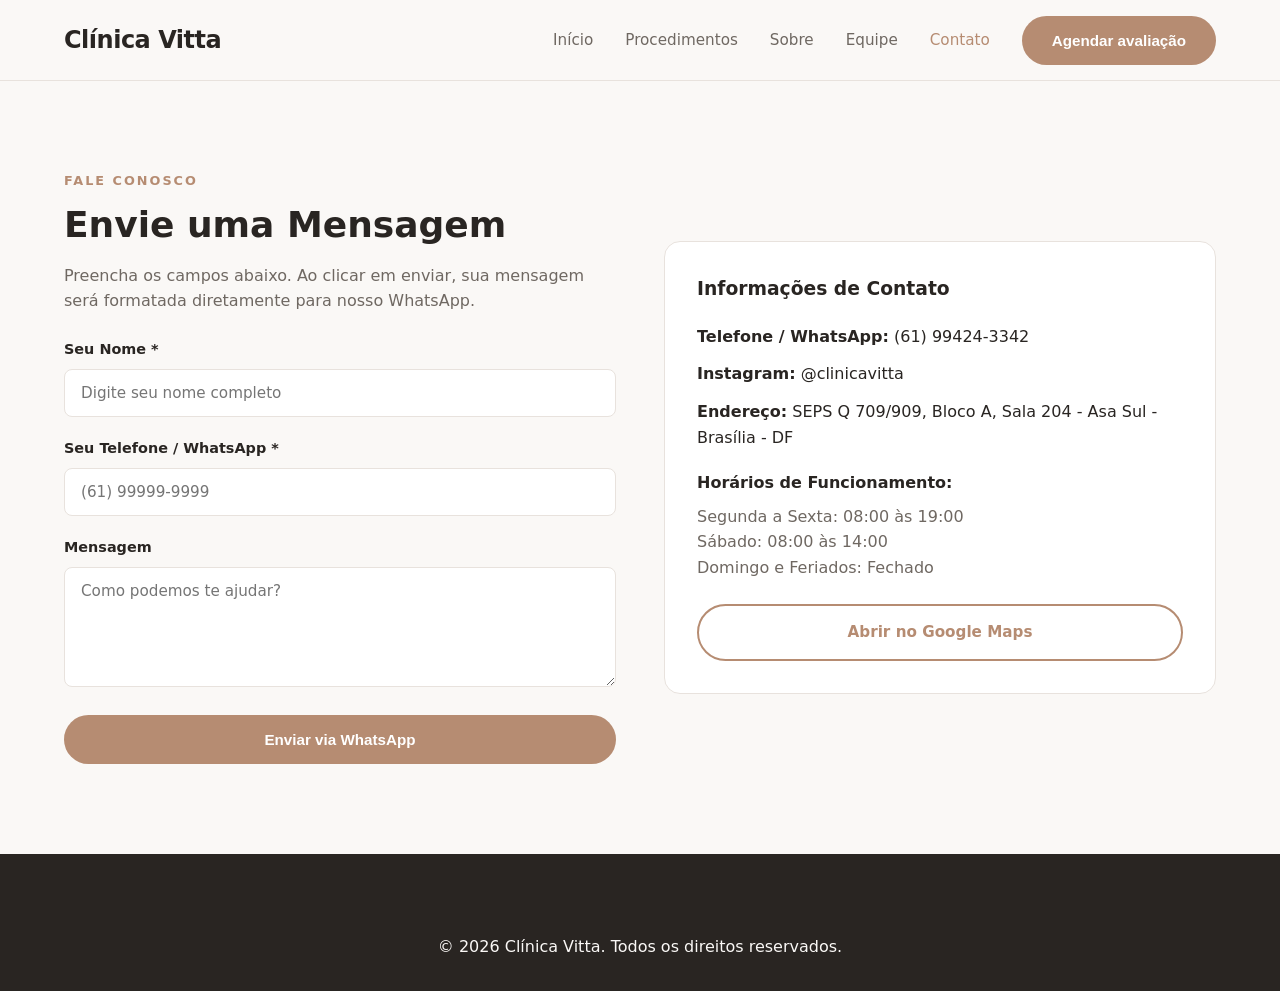
<file: contato.html>
<!DOCTYPE html>
<html lang="pt-BR">
<head>
    <meta charset="UTF-8">
    <meta name="viewport" content="width=device-width, initial-scale=1.0">
    <meta name="description" content="Entre em contato conosco e agende sua avaliação estética.">
    <title>Contato | Clínica Vitta</title>
    <link rel="stylesheet" href="css/style.css">
    <link rel="stylesheet" href="css/responsive.css">
</head>
<body>

    <header class="header">
        <div class="container header-container">
            <a href="index.html" class="logo" data-bind="clinic.name">Clínica Vitta</a>
            <button class="menu-toggle">☰</button>
            <nav>
                <ul class="nav-menu">
                    <li><a href="index.html" class="nav-link">Início</a></li>
                    <li><a href="procedimentos.html" class="nav-link">Procedimentos</a></li>
                    <li><a href="sobre.html" class="nav-link">Sobre</a></li>
                    <li><a href="equipe.html" class="nav-link">Equipe</a></li>
                    <li><a href="contato.html" class="nav-link active">Contato</a></li>
                    <li><button class="btn btn-primary trigger-booking">Agendar avaliação</button></li>
                </ul>
            </nav>
        </div>
    </header>

    <main class="section">
        <div class="container grid-2">
            <div>
                <span class="section-tag">Fale Conosco</span>
                <h1 class="section-title">Envie uma Mensagem</h1>
                <p style="color: var(--color-text-secondary); margin-bottom: 24px;">Preencha os campos abaixo. Ao clicar em enviar, sua mensagem será formatada diretamente para nosso WhatsApp.</p>
                
                <form id="contact-form">
                    <div class="form-group">
                        <label class="form-label" for="contact-name">Seu Nome *</label>
                        <input type="text" id="contact-name" class="form-control" required placeholder="Digite seu nome completo">
                    </div>
                    <div class="form-group">
                        <label class="form-label" for="contact-phone">Seu Telefone / WhatsApp *</label>
                        <input type="tel" id="contact-phone" class="form-control" required placeholder="(61) 99999-9999">
                    </div>
                    <div class="form-group">
                        <label class="form-label" for="contact-message">Mensagem</label>
                        <textarea id="contact-message" class="form-control" placeholder="Como podemos te ajudar?"></textarea>
                    </div>
                    <button type="submit" class="btn btn-primary btn-block">Enviar via WhatsApp</button>
                </form>
            </div>

            <div style="background: var(--color-white); padding: 32px; border-radius: var(--radius-md); border: 1px solid var(--color-border);">
                <h3 style="margin-bottom: 20px;">Informações de Contato</h3>
                <p style="margin-bottom: 12px;"><strong>Telefone / WhatsApp:</strong> <span data-bind="clinic.phone"></span></p>
                <p style="margin-bottom: 12px;"><strong>Instagram:</strong> <span data-bind="clinic.instagramHandle"></span></p>
                <p style="margin-bottom: 20px;"><strong>Endereço:</strong> <span data-bind="clinic.address"></span></p>
                
                <h4 style="margin-bottom: 8px;">Horários de Funcionamento:</h4>
                <p style="color: var(--color-text-secondary);" data-bind="clinic.hours.weekdays"></p>
                <p style="color: var(--color-text-secondary);" data-bind="clinic.hours.saturday"></p>
                <p style="color: var(--color-text-secondary); margin-bottom: 24px;" data-bind="clinic.hours.sunday"></p>
                
                <a data-bind="clinic.maps" target="_blank" class="btn btn-secondary btn-block">Abrir no Google Maps</a>
            </div>
        </div>
    </main>

    <footer class="footer">
        <div class="container" style="text-align: center;">
            <p>&copy; 2026 <span data-bind="clinic.name"></span>. Todos os direitos reservados.</p>
        </div>
    </footer>

    <!-- MODAL DE AGENDAMENTO -->
    <div id="booking-modal" class="modal-backdrop">
        <div class="modal-card">
            <div class="modal-header">
                <h3 class="modal-title" id="modal-step-title">Agendamento</h3>
                <button class="modal-close" id="modal-close-btn">&times;</button>
            </div>
            <div class="modal-stepper"><span id="modal-step-counter">Passo 1 de 7</span></div>
            <div class="modal-progress-bar"><div class="modal-progress-fill" id="modal-progress-fill"></div></div>
            <div class="modal-body" id="modal-step-body"></div>
            <div class="modal-footer">
                <button class="btn btn-secondary" id="modal-prev-btn">Voltar</button>
                <button class="btn btn-primary" id="modal-next-btn">Avançar</button>
            </div>
        </div>
    </div>

    <script src="js/config.js"></script>
    <script src="js/whatsapp.js"></script>
    <script src="js/main.js"></script>
</body>
</html>
</file>
<file: css/style.css>
:root {
    --color-background: #FAF8F6;
    --color-secondary: #F1ECE8;
    --color-text: #292522;
    --color-text-secondary: #6F6862;
    --color-primary: #B68C72;
    --color-primary-dark: #8C6753;
    --color-white: #FFFFFF;
    --color-border: #E8E2DD;
    --color-shadow: rgba(41, 37, 34, 0.08);
    --font-family: system-ui, -apple-system, BlinkMacSystemFont, 'Segoe UI', Roboto, Helvetica, Arial, sans-serif;
    --max-width: 1200px;
    --radius-sm: 8px;
    --radius-md: 16px;
    --radius-lg: 24px;
    --transition: all 0.3s ease;
}

* {
    margin: 0;
    padding: 0;
    box-sizing: border-box;
}

html, body {
    width: 100%;
    overflow-x: hidden;
    background-color: var(--color-background);
    color: var(--color-text);
    font-family: var(--font-family);
    line-height: 1.6;
    -webkit-font-smoothing: antialiased;
}

a {
    color: inherit;
    text-decoration: none;
}

img {
    max-width: 100%;
    height: auto;
    display: block;
    object-fit: cover;
}

.container {
    width: 100%;
    max-width: var(--max-width);
    margin: 0 auto;
    padding: 0 24px;
}

/* --- BUTTONS --- */
.btn {
    display: inline-flex;
    align-items: center;
    justify-content: center;
    padding: 14px 28px;
    border-radius: 50px;
    font-weight: 600;
    font-size: 0.95rem;
    cursor: pointer;
    transition: var(--transition);
    border: 2px solid transparent;
    text-align: center;
    gap: 8px;
}

.btn-primary {
    background-color: var(--color-primary);
    color: var(--color-white);
}

.btn-primary:hover {
    background-color: var(--color-primary-dark);
    transform: translateY(-2px);
}

.btn-secondary {
    background-color: transparent;
    border-color: var(--color-primary);
    color: var(--color-primary);
}

.btn-secondary:hover {
    background-color: var(--color-primary);
    color: var(--color-white);
}

.btn-outline-dark {
    border-color: var(--color-text);
    color: var(--color-text);
}

.btn-outline-dark:hover {
    background-color: var(--color-text);
    color: var(--color-white);
}

.btn-block {
    width: 100%;
}

/* --- HEADER --- */
.header {
    position: sticky;
    top: 0;
    background-color: rgba(250, 248, 246, 0.95);
    backdrop-filter: blur(8px);
    z-index: 1000;
    border-bottom: 1px solid var(--color-border);
    transition: var(--transition);
}

.header-container {
    display: flex;
    align-items: center;
    justify-content: space-between;
    height: 80px;
}

.logo {
    font-size: 1.5rem;
    font-weight: 700;
    letter-spacing: -0.5px;
    color: var(--color-text);
}

.nav-menu {
    display: flex;
    align-items: center;
    gap: 32px;
    list-style: none;
}

.nav-link {
    font-size: 0.95rem;
    font-weight: 500;
    color: var(--color-text-secondary);
    transition: var(--transition);
}

.nav-link:hover, .nav-link.active {
    color: var(--color-primary);
}

.menu-toggle {
    display: none;
    background: none;
    border: none;
    font-size: 1.8rem;
    color: var(--color-text);
    cursor: pointer;
    margin-left: auto; /* <-- Adicionado: empurra o botão 100% para a direita */
    line-height: 1;
    padding: 4px;
}

/* --- HERO SECTION --- */
.hero {
    padding: 80px 0;
    background: linear-gradient(180deg, var(--color-background) 0%, var(--color-secondary) 100%);
}

.hero-grid {
    display: grid;
    grid-template-columns: 1fr 1fr;
    gap: 48px;
    align-items: center;
}

.hero-title {
    font-size: 3rem;
    line-height: 1.15;
    margin-bottom: 20px;
    font-weight: 700;
    color: var(--color-text);
}

.hero-subtitle {
    font-size: 1.15rem;
    color: var(--color-text-secondary);
    margin-bottom: 32px;
    max-width: 500px;
}

.hero-actions {
    display: flex;
    gap: 16px;
    flex-wrap: wrap;
}

.hero-image {
    border-radius: var(--radius-lg);
    box-shadow: 0 20px 40px var(--color-shadow);
    max-height: 500px;
    width: 100%;
    object-fit: cover;
}

/* --- SECTIONS --- */
.section {
    padding: 90px 0;
}

.section-header {
    text-align: center;
    max-width: 650px;
    margin: 0 auto 56px auto;
}

.section-tag {
    text-transform: uppercase;
    font-size: 0.8rem;
    font-weight: 700;
    letter-spacing: 2px;
    color: var(--color-primary);
    margin-bottom: 12px;
    display: block;
}

.section-title {
    font-size: 2.25rem;
    line-height: 1.2;
    margin-bottom: 16px;
}

.section-subtitle {
    color: var(--color-text-secondary);
    font-size: 1.05rem;
}

/* --- CARDS & GRIDS --- */
.grid-3 {
    display: grid;
    grid-template-columns: repeat(3, 1fr);
    gap: 32px;
}

.grid-4 {
    display: grid;
    grid-template-columns: repeat(4, 1fr);
    gap: 24px;
}

.grid-2 {
    display: grid;
    grid-template-columns: repeat(2, 1fr);
    gap: 48px;
    align-items: center;
}

.card {
    background: var(--color-white);
    border-radius: var(--radius-md);
    overflow: hidden;
    border: 1px solid var(--color-border);
    transition: var(--transition);
    display: flex;
    flex-direction: column;
}

.card:hover {
    transform: translateY(-6px);
    box-shadow: 0 16px 32px var(--color-shadow);
}

.card-image {
    height: 220px;
    width: 100%;
    object-fit: cover;
}

.card-body {
    padding: 24px;
    display: flex;
    flex-direction: column;
    flex-grow: 1;
}

.card-title {
    font-size: 1.25rem;
    margin-bottom: 12px;
}

.card-text {
    color: var(--color-text-secondary);
    font-size: 0.95rem;
    margin-bottom: 20px;
    flex-grow: 1;
}

/* --- DIFFERENTIALS --- */
.diff-card {
    padding: 32px;
    background: var(--color-white);
    border-radius: var(--radius-md);
    border: 1px solid var(--color-border);
}

.diff-icon {
    width: 48px;
    height: 48px;
    border-radius: 50%;
    background: var(--color-secondary);
    color: var(--color-primary);
    display: flex;
    align-items: center;
    justify-content: center;
    font-size: 1.5rem;
    margin-bottom: 20px;
    font-weight: bold;
}

/* --- TESTIMONIALS --- */
.testimonial-card {
    background: var(--color-secondary);
    padding: 32px;
    border-radius: var(--radius-md);
    font-style: italic;
    position: relative;
}

.testimonial-author {
    margin-top: 16px;
    font-style: normal;
    font-weight: 700;
    color: var(--color-primary-dark);
    font-size: 0.9rem;
}

/* --- CTA BANNER --- */
.cta-banner {
    background: var(--color-secondary);
    border-radius: var(--radius-lg);
    padding: 64px 32px;
    text-align: center;
}

.cta-banner .section-title {
    margin-bottom: 16px;
}

.cta-banner p {
    color: var(--color-text-secondary);
    max-width: 600px;
    margin: 0 auto 32px auto;
}

/* --- FOOTER --- */
.footer {
    background-color: var(--color-text);
    color: var(--color-background);
    padding: 80px 0 32px 0;
}

.footer-grid {
    display: grid;
    grid-template-columns: 2fr 1fr 1.5fr 1.5fr;
    gap: 40px;
    margin-bottom: 64px;
}

.footer-logo {
    font-size: 1.5rem;
    font-weight: 700;
    margin-bottom: 16px;
    color: var(--color-white);
}

.footer-desc {
    color: #A39B94;
    font-size: 0.9rem;
    margin-bottom: 24px;
    max-width: 300px;
}

.footer-title {
    font-size: 1.05rem;
    color: var(--color-white);
    margin-bottom: 20px;
}

.footer-links {
    list-style: none;
}

.footer-links li {
    margin-bottom: 10px;
}

.footer-links a {
    color: #A39B94;
    font-size: 0.9rem;
    transition: var(--transition);
}

.footer-links a:hover {
    color: var(--color-primary);
}

.footer-bottom {
    border-top: 1px solid rgba(255, 255, 255, 0.1);
    padding-top: 32px;
    text-align: center;
    color: #8C847D;
    font-size: 0.85rem;
}

/* --- FORM STYLES --- */
.form-group {
    margin-bottom: 20px;
}

.form-label {
    display: block;
    margin-bottom: 8px;
    font-weight: 600;
    font-size: 0.9rem;
}

.form-control {
    width: 100%;
    padding: 14px 16px;
    border: 1px solid var(--color-border);
    border-radius: var(--radius-sm);
    background-color: var(--color-white);
    font-family: inherit;
    font-size: 0.95rem;
    outline: none;
    transition: var(--transition);
}

.form-control:focus {
    border-color: var(--color-primary);
    box-shadow: 0 0 0 3px rgba(182, 140, 114, 0.15);
}

textarea.form-control {
    resize: vertical;
    min-height: 120px;
}

/* --- STEPPER MODAL --- */
.modal-backdrop {
    position: fixed;
    top: 0;
    left: 0;
    width: 100%;
    height: 100%;
    background-color: rgba(41, 37, 34, 0.6);
    backdrop-filter: blur(4px);
    z-index: 2000;
    display: flex;
    align-items: center;
    justify-content: center;
    opacity: 0;
    visibility: hidden;
    transition: var(--transition);
    padding: 16px;
}

.modal-backdrop.active {
    opacity: 1;
    visibility: visible;
}

.modal-card {
    background: var(--color-white);
    width: 100%;
    max-width: 620px;
    border-radius: var(--radius-md);
    box-shadow: 0 24px 48px rgba(0, 0, 0, 0.2);
    display: flex;
    flex-direction: column;
    max-height: 90vh;
    overflow: hidden;
    animation: modalSlide 0.3s cubic-bezier(0.16, 1, 0.3, 1);
}

@keyframes modalSlide {
    from { transform: translateY(20px); opacity: 0; }
    to { transform: translateY(0); opacity: 1; }
}

.modal-header {
    padding: 20px 24px;
    border-bottom: 1px solid var(--color-border);
    display: flex;
    align-items: center;
    justify-content: space-between;
}

.modal-title {
    font-size: 1.2rem;
    font-weight: 700;
}

.modal-close {
    background: none;
    border: none;
    font-size: 1.5rem;
    cursor: pointer;
    color: var(--color-text-secondary);
}

.modal-stepper {
    padding: 12px 24px;
    background-color: var(--color-secondary);
    display: flex;
    align-items: center;
    justify-content: space-between;
    font-size: 0.85rem;
    font-weight: 600;
    color: var(--color-primary-dark);
}

.modal-progress-bar {
    height: 4px;
    background: var(--color-border);
    width: 100%;
}

.modal-progress-fill {
    height: 100%;
    background: var(--color-primary);
    width: 14%;
    transition: width 0.3s ease;
}

.modal-body {
    padding: 24px;
    overflow-y: auto;
    flex-grow: 1;
}

.modal-footer {
    padding: 16px 24px;
    border-top: 1px solid var(--color-border);
    display: flex;
    justify-content: space-between;
    align-items: center;
    gap: 12px;
}

/* Selection Cards inside Modal */
.option-grid {
    display: grid;
    grid-template-columns: repeat(2, 1fr);
    gap: 12px;
}

.option-card {
    border: 2px solid var(--color-border);
    padding: 16px;
    border-radius: var(--radius-sm);
    cursor: pointer;
    transition: var(--transition);
    text-align: left;
    background: var(--color-white);
}

.option-card:hover {
    border-color: var(--color-primary);
    background-color: var(--color-background);
}

.option-card.selected {
    border-color: var(--color-primary);
    background-color: var(--color-secondary);
}

.option-title {
    font-weight: 700;
    font-size: 0.95rem;
    margin-bottom: 4px;
}

.option-desc {
    font-size: 0.8rem;
    color: var(--color-text-secondary);
}

.summary-table {
    width: 100%;
    border-collapse: collapse;
    margin-bottom: 16px;
}

.summary-table td {
    padding: 10px 0;
    border-bottom: 1px solid var(--color-border);
    font-size: 0.95rem;
}

.summary-table td:first-child {
    font-weight: 600;
    color: var(--color-text-secondary);
    width: 35%;
}
</file>
<file: css/responsive.css>
@media (max-width: 1024px) {
    .grid-4 {
        grid-template-columns: repeat(2, 1fr);
    }

    .footer-grid {
        grid-template-columns: 1fr 1fr;
    }
}

@media (max-width: 768px) {
    .menu-toggle {
        display: block;
        margin-left: auto;
        /* Alinha o botão dos três traços à direita */
    }

    .nav-menu {
        position: fixed;
        top: 80px;
        left: 0;
        width: 100%;
        background-color: var(--color-white);
        flex-direction: column;
        padding: 32px 24px;
        gap: 20px;
        border-bottom: 1px solid var(--color-border);
        box-shadow: 0 10px 20px var(--color-shadow);
        transform: translateY(-150%);
        opacity: 0;
        visibility: hidden;
        transition: var(--transition);
    }

    .nav-menu.active {
        transform: translateY(0);
        opacity: 1;
        visibility: visible;
    }

    /* Adicionado .grid-4 para empilhar em 1 coluna no celular */
    .hero-grid,
    .grid-2,
    .grid-3,
    .grid-4 {
        grid-template-columns: 1fr;
        gap: 24px;
    }

    .hero-title {
        font-size: 2.2rem;
    }

    .section-title {
        font-size: 1.8rem;
    }

    .option-grid {
        grid-template-columns: 1fr;
    }

    .footer-grid {
        grid-template-columns: 1fr;
        gap: 32px;
    }

    .hero-actions {
        flex-direction: column;
    }

    .btn {
        width: 100%;
    }
}

@media (max-width: 414px) {
    .container {
        padding: 0 16px;
    }

    .hero {
        padding: 48px 0;
    }

    .section {
        padding: 56px 0;
    }
}

/* Accessibility & Motion Reduction */
@media (prefers-reduced-motion: reduce) {
    * {
        animation-duration: 0.01ms !important;
        transition-duration: 0.01ms !important;
    }
}
</file>
